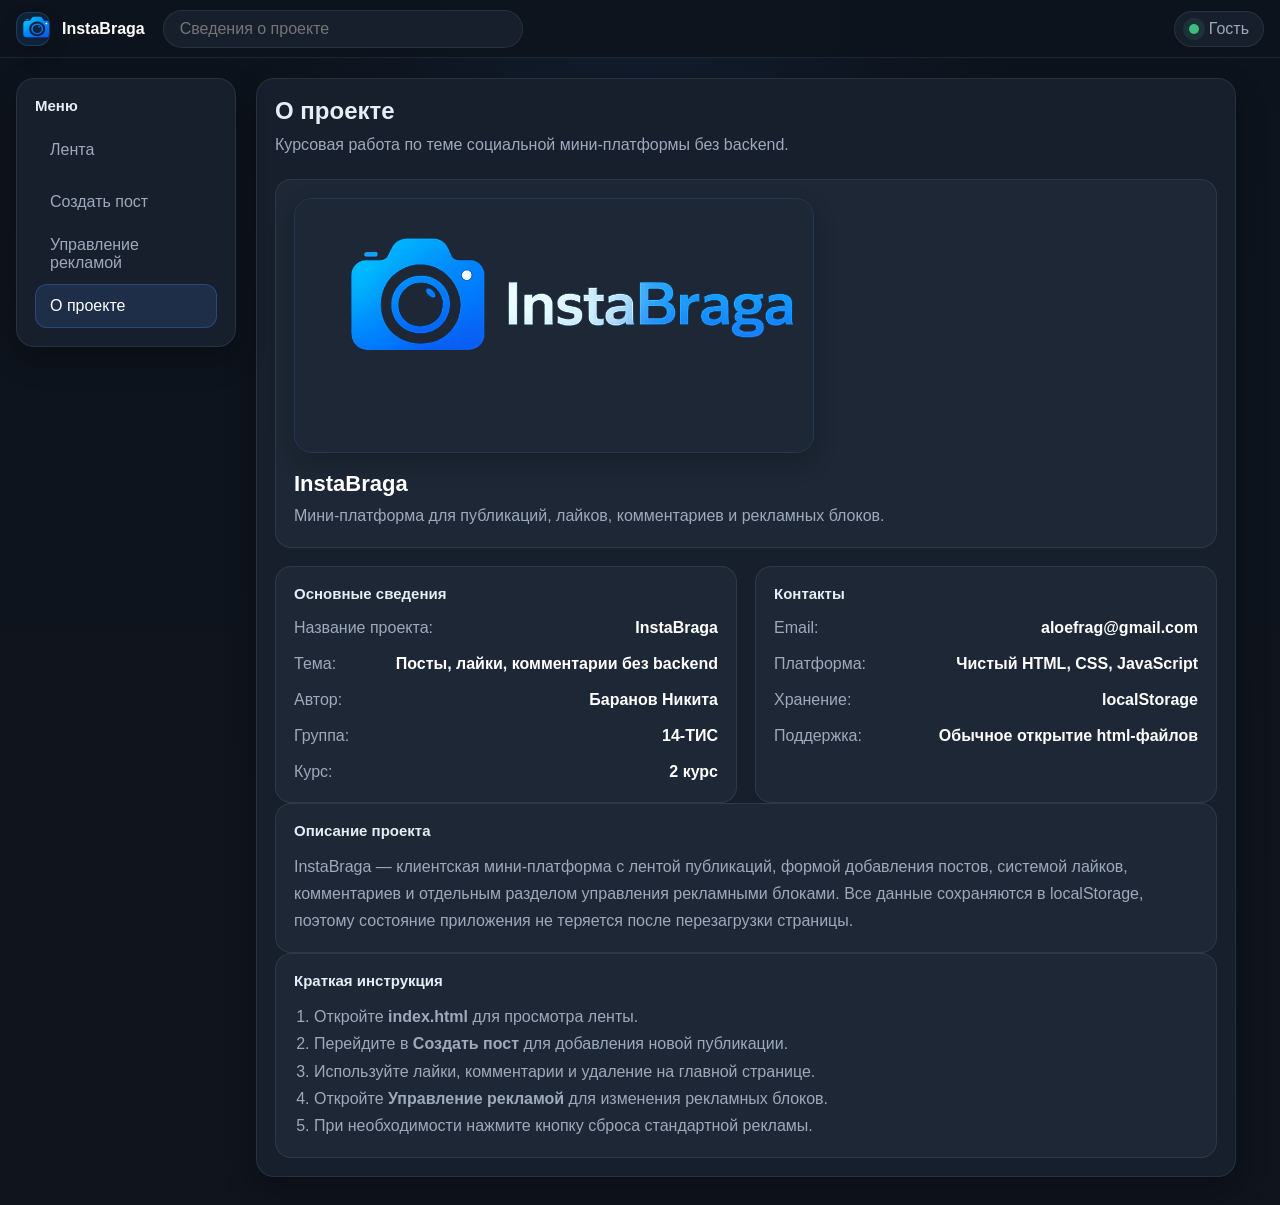
<file: CourseWork/about.html>
<!DOCTYPE html>
<html lang="ru">
<head>
    <meta charset="UTF-8">
    <meta name="viewport" content="width=device-width, initial-scale=1.0">
    <title>InstaBraga — О проекте</title>
    <link rel="stylesheet" href="css/style.css">
    <link rel="stylesheet" href="css/animations.css">
    <link rel="icon" type="image/png" href="assets/logo-icon.png">
</head>
<body class="page-preload">
    <header class="topbar">
        <div class="topbar-inner">
            <div class="topbar-left">
                <a href="index.html" class="brand">
                    <span class="brand-mark brand-mark-image">
                        <img src="assets/logo-icon.png" alt="Логотип InstaBraga" class="brand-logo">
                    </span>
                    <span class="brand-text">InstaBraga</span>
                </a>

                <div class="topbar-search">
                    <input type="text" placeholder="Сведения о проекте" readonly>
                </div>
            </div>

            <div class="topbar-user">
                <span class="user-dot"></span>
                <span>Гость</span>
            </div>
        </div>
    </header>

    <main class="app-layout app-layout-wide">
        <aside class="sidebar">
            <div class="panel menu-card">
                <div class="menu-title">Меню</div>

                <ul class="left-menu">
                    <li><a class="menu-link" href="index.html">Лента</a></li>
                    <li><a class="menu-link" href="form.html">Создать пост</a></li>
                    <li><a class="menu-link" href="ads.html">Управление рекламой</a></li>
                    <li><a class="menu-link active" href="about.html">О проекте</a></li>
                </ul>
            </div>
        </aside>

        <section class="content-column content-column-wide">
            <div class="panel about-card">
                <div class="page-head">
                    <h1 class="page-title">О проекте</h1>
                    <p class="page-subtitle">Курсовая работа по теме социальной мини-платформы без backend.</p>
                </div>

                <div class="page-logo-card">
                    <img src="assets/logo-banner.png" alt="Логотип InstaBraga" class="page-logo-banner">
                    <div class="page-logo-content">
                        <div class="page-logo-title">InstaBraga</div>
                        <div class="page-logo-subtitle">Мини-платформа для публикаций, лайков, комментариев и рекламных блоков.</div>
                    </div>
                </div>

                <div class="about-grid">
                    <div class="info-block">
                        <h2 class="card-title">Основные сведения</h2>
                        <div class="info-list">
                            <div class="info-row"><span>Название проекта:</span><strong>InstaBraga</strong></div>
                            <div class="info-row"><span>Тема:</span><strong>Посты, лайки, комментарии без backend</strong></div>
                            <div class="info-row"><span>Автор:</span><strong>Баранов Никита</strong></div>
                            <div class="info-row"><span>Группа:</span><strong>14-ТИС</strong></div>
                            <div class="info-row"><span>Курс:</span><strong>2 курс</strong></div>
                        </div>
                    </div>

                    <div class="info-block">
                        <h2 class="card-title">Контакты</h2>
                        <div class="info-list">
                            <div class="info-row"><span>Email:</span><strong>aloefrag@gmail.com</strong></div>
                            <div class="info-row"><span>Платформа:</span><strong>Чистый HTML, CSS, JavaScript</strong></div>
                            <div class="info-row"><span>Хранение:</span><strong>localStorage</strong></div>
                            <div class="info-row"><span>Поддержка:</span><strong>Обычное открытие html-файлов</strong></div>
                        </div>
                    </div>
                </div>

                <div class="info-block">
                    <h2 class="card-title">Описание проекта</h2>
                    <p class="about-text">
                        InstaBraga — клиентская мини-платформа с лентой публикаций, формой добавления постов,
                        системой лайков, комментариев и отдельным разделом управления рекламными блоками.
                        Все данные сохраняются в localStorage, поэтому состояние приложения не теряется после перезагрузки страницы.
                    </p>
                </div>

                <div class="info-block">
                    <h2 class="card-title">Краткая инструкция</h2>
                    <ol class="instruction-list">
                        <li>Откройте <strong>index.html</strong> для просмотра ленты.</li>
                        <li>Перейдите в <strong>Создать пост</strong> для добавления новой публикации.</li>
                        <li>Используйте лайки, комментарии и удаление на главной странице.</li>
                        <li>Откройте <strong>Управление рекламой</strong> для изменения рекламных блоков.</li>
                        <li>При необходимости нажмите кнопку сброса стандартной рекламы.</li>
                    </ol>
                </div>
            </div>
        </section>
    </main>

    <script src="js/utils.js"></script>
</body>
</html>
</file>
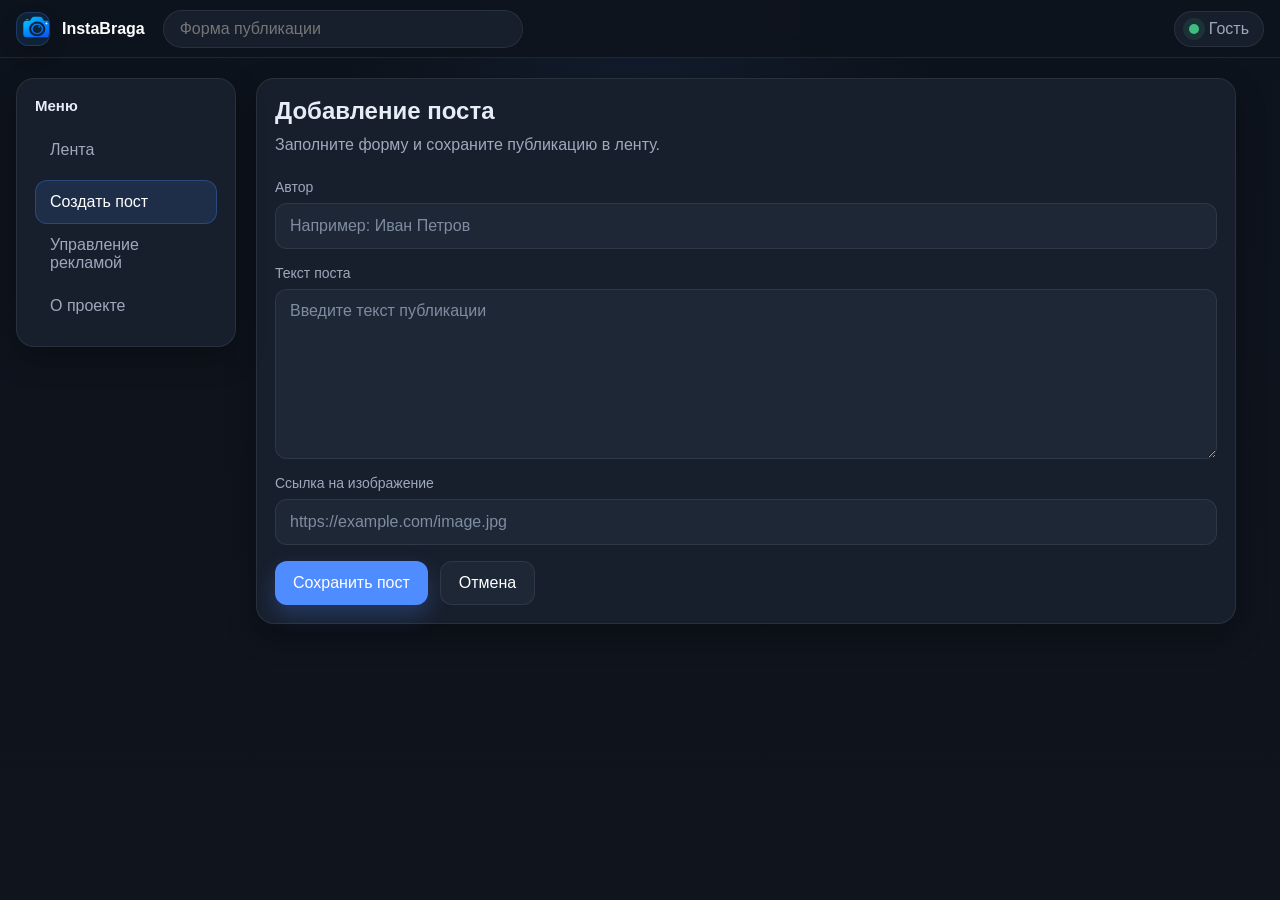
<file: CourseWork/form.html>
<!DOCTYPE html>
<html lang="ru">
<head>
    <meta charset="UTF-8">
    <meta name="viewport" content="width=device-width, initial-scale=1.0">
    <title>InstaBraga — Создать пост</title>
    <link rel="stylesheet" href="css/style.css">
    <link rel="stylesheet" href="css/animations.css">
    <link rel="icon" type="image/png" href="assets/logo-icon.png">
</head>
<body class="page-preload">
    <header class="topbar">
        <div class="topbar-inner">
            <div class="topbar-left">
                <a href="index.html" class="brand">
                    <span class="brand-mark brand-mark-image">
                        <img src="assets/logo-icon.png" alt="Логотип InstaBraga" class="brand-logo">
                    </span>
                    <span class="brand-text">InstaBraga</span>
                </a>

                <div class="topbar-search">
                    <input type="text" placeholder="Форма публикации" readonly>
                </div>
            </div>

            <div class="topbar-user">
                <span class="user-dot"></span>
                <span>Гость</span>
            </div>
        </div>
    </header>

    <main class="app-layout app-layout-wide">
        <aside class="sidebar">
            <div class="panel menu-card">
                <div class="menu-title">Меню</div>

                <ul class="left-menu">
                    <li><a class="menu-link" href="index.html">Лента</a></li>
                    <li><a class="menu-link active" href="form.html">Создать пост</a></li>
                    <li><a class="menu-link" href="ads.html">Управление рекламой</a></li>
                    <li><a class="menu-link" href="about.html">О проекте</a></li>
                </ul>
            </div>
        </aside>

        <section class="content-column content-column-wide">
            <div class="panel form-card">
                <div class="page-head">
                    <h1 class="page-title">Добавление поста</h1>
                    <p class="page-subtitle">Заполните форму и сохраните публикацию в ленту.</p>
                </div>

                <form id="post-form" class="post-form">
                    <div class="field-group">
                        <label for="author">Автор</label>
                        <input
                            id="author"
                            name="author"
                            type="text"
                            class="form-control"
                            placeholder="Например: Иван Петров"
                        >
                    </div>

                    <div class="field-group">
                        <label for="content">Текст поста</label>
                        <textarea
                            id="content"
                            name="content"
                            class="form-control form-textarea"
                            placeholder="Введите текст публикации"
                        ></textarea>
                    </div>

                    <div class="field-group">
                        <label for="image">Ссылка на изображение</label>
                        <input
                            id="image"
                            name="image"
                            type="text"
                            class="form-control"
                            placeholder="https://example.com/image.jpg"
                        >
                    </div>

                    <div class="actions-row">
                        <button type="submit" class="primary-btn">Сохранить пост</button>
                        <a href="index.html" class="secondary-btn">Отмена</a>
                    </div>
                </form>
            </div>
        </section>
    </main>

    <script src="js/storage.js"></script>
    <script src="js/utils.js"></script>
    <script src="js/form.js"></script>
</body>
</html>
</file>
<file: CourseWork/css/style.css>
:root {
    --bg: #0f141d;
    --bg-soft: #111a27;
    --panel: #171f2c;
    --panel-2: #1d2735;
    --panel-3: #233042;
    --border: rgba(255, 255, 255, 0.08);
    --text: #e6edf7;
    --text-soft: #9ea9bc;
    --accent: #4e8cff;
    --accent-soft: rgba(78, 140, 255, 0.14);
    --danger: #ff6b7a;
    --success: #3ebd7f;
    --shadow: 0 12px 30px rgba(0, 0, 0, 0.28);
    --radius: 18px;
}

* {
    box-sizing: border-box;
}

html {
    scroll-behavior: smooth;
    overflow-x: hidden;
}

body {
    margin: 0;
    color: var(--text);
    background:
        radial-gradient(circle at top, rgba(78, 140, 255, 0.08), transparent 28%),
        linear-gradient(180deg, #0d131c 0%, #0f141d 100%);
    font-family: Arial, Helvetica, sans-serif;
    min-height: 100vh;
    width: 100%;
    overflow-x: hidden;
}

body.page-preload {
    opacity: 0;
}

body.page-ready {
    opacity: 1;
}

a {
    color: inherit;
    text-decoration: none;
}

button,
input,
textarea {
    font: inherit;
}

img {
    display: block;
    max-width: 100%;
}

.topbar-inner,
.topbar-left,
.app-layout,
.content-column,
.feed,
.post-card,
.post-header,
.post-author-box,
.post-meta,
.post-actions,
.comment-form,
.comments-panel,
.rightbar,
.about-grid,
.ads-grid,
.preview-grid,
.info-block {
    min-width: 0;
}

.post-text,
.comment-text,
.ad-text,
.widget-text,
.info-row,
.info-row strong {
    overflow-wrap: anywhere;
}

.topbar {
    position: sticky;
    top: 0;
    z-index: 100;
    height: 58px;
    background: rgba(14, 20, 29, 0.88);
    backdrop-filter: blur(10px);
    border-bottom: 1px solid var(--border);
}

.topbar-inner {
    width: min(1400px, calc(100% - 32px));
    height: 100%;
    margin: 0 auto;
    display: flex;
    align-items: center;
    justify-content: space-between;
    gap: 20px;
}

.topbar-left {
    display: flex;
    align-items: center;
    gap: 18px;
    min-width: 0;
}

.brand {
    display: inline-flex;
    align-items: center;
    gap: 12px;
    flex-shrink: 0;
}

.brand-mark {
    width: 34px;
    height: 34px;
    border-radius: 12px;
    background: linear-gradient(135deg, #4e8cff, #6da4ff);
    color: #ffffff;
    font-weight: 700;
    display: inline-flex;
    align-items: center;
    justify-content: center;
    letter-spacing: 0.04em;
}

.brand-mark-image {
    padding: 0;
    overflow: hidden;
    border: 1px solid rgba(78, 140, 255, 0.22);
    box-shadow: 0 8px 18px rgba(0, 0, 0, 0.18);
    background: #102237;
}

.brand-logo {
    width: 100%;
    height: 100%;
    object-fit: cover;
    object-position: center;
    border-radius: inherit;
}

.brand-text {
    font-size: 16px;
    font-weight: 700;
    color: #ffffff;
}

.topbar-search {
    min-width: 0;
    width: min(360px, 45vw);
}

.topbar-search input {
    width: 100%;
    height: 38px;
    border: 1px solid var(--border);
    border-radius: 999px;
    background: var(--panel);
    color: var(--text);
    padding: 0 16px;
    outline: none;
}

.topbar-user {
    display: inline-flex;
    align-items: center;
    gap: 10px;
    padding: 8px 14px;
    background: var(--panel);
    border: 1px solid var(--border);
    border-radius: 999px;
    color: var(--text-soft);
    white-space: nowrap;
}

.user-dot {
    width: 10px;
    height: 10px;
    border-radius: 50%;
    background: var(--success);
    box-shadow: 0 0 0 6px rgba(62, 189, 127, 0.12);
}

.app-layout {
    width: min(1400px, calc(100% - 32px));
    margin: 20px auto 28px;
    display: grid;
    grid-template-columns: 220px minmax(0, 1fr) 290px;
    gap: 20px;
    align-items: start;
}

.app-layout-wide {
    grid-template-columns: 220px minmax(0, 1fr);
}

.sidebar {
    position: sticky;
    top: 78px;
    align-self: start;
}

.rightbar {
    position: sticky;
    top: 78px;
    align-self: start;
    display: flex;
    flex-direction: column;
    gap: 20px;
}

.rightbar-single {
    gap: 0;
}

.content-column {
    min-width: 0;
}

.content-column-wide {
    max-width: 980px;
}

.panel {
    background: var(--panel);
    border: 1px solid var(--border);
    border-radius: var(--radius);
    box-shadow: var(--shadow);
}

.menu-card,
.widget-card,
.form-card,
.about-card,
.ads-card,
.inner-card,
.create-post-banner,
.post-card {
    padding: 18px;
}

.menu-title,
.widget-title,
.card-title {
    margin: 0 0 14px;
    font-size: 15px;
    font-weight: 700;
}

.left-menu {
    list-style: none;
    margin: 0;
    padding: 0;
    display: flex;
    flex-direction: column;
    gap: 8px;
}

.menu-link {
    display: flex;
    align-items: center;
    min-height: 44px;
    padding: 0 14px;
    border-radius: 12px;
    color: var(--text-soft);
    background: transparent;
    border: 1px solid transparent;
}

.menu-link.active {
    color: #ffffff;
    background: var(--accent-soft);
    border-color: rgba(78, 140, 255, 0.28);
}

.widget-list {
    list-style: none;
    padding: 0;
    margin: 0;
    display: grid;
    gap: 12px;
}

.widget-list li a,
.widget-list li {
    color: var(--text-soft);
    line-height: 1.45;
}

.widget-text {
    margin: 0;
    color: var(--text-soft);
    line-height: 1.55;
}

.create-post-banner {
    display: flex;
    align-items: center;
    justify-content: space-between;
    gap: 18px;
    margin-bottom: 20px;
}

.section-title,
.page-title {
    margin: 0 0 8px;
    font-size: 24px;
    line-height: 1.15;
}

.section-subtitle,
.page-subtitle {
    margin: 0;
    color: var(--text-soft);
    line-height: 1.5;
}

.search-status {
    margin: 10px 0 0;
    color: #90b3ff;
    font-size: 14px;
}

.page-head {
    margin-bottom: 22px;
}

.page-logo-card {
    display: flex;
    flex-direction: column;
    align-items: flex-start;
    gap: 18px;
    margin-bottom: 18px;
    padding: 18px;
    background: var(--panel-2);
    border: 1px solid var(--border);
    border-radius: 16px;
}

.page-logo-banner {
    width: 100%;
    max-width: 520px;
    border-radius: 18px;
    object-fit: cover;
    box-shadow: 0 10px 24px rgba(0, 0, 0, 0.2);
    border: 1px solid rgba(78, 140, 255, 0.14);
}

.page-logo-title {
    font-size: 22px;
    font-weight: 700;
    color: #ffffff;
    margin-bottom: 6px;
}

.page-logo-subtitle {
    color: var(--text-soft);
    line-height: 1.6;
}

.feed {
    display: flex;
    flex-direction: column;
    gap: 18px;
}

.post-card {
    overflow: hidden;
}

.post-header {
    display: flex;
    align-items: flex-start;
    justify-content: space-between;
    gap: 12px;
}

.post-author-box {
    display: flex;
    align-items: center;
    gap: 12px;
    min-width: 0;
}

.avatar {
    width: 48px;
    height: 48px;
    border-radius: 50%;
    background: linear-gradient(135deg, #315b9d, #507dd4);
    color: #ffffff;
    font-size: 15px;
    font-weight: 700;
    display: inline-flex;
    align-items: center;
    justify-content: center;
    flex-shrink: 0;
}

.post-meta {
    min-width: 0;
}

.post-author {
    margin: 0 0 4px;
    font-size: 16px;
    font-weight: 700;
    color: #ffffff;
    word-break: break-word;
}

.post-date {
    margin: 0;
    font-size: 13px;
    color: var(--text-soft);
}

.delete-btn {
    margin-left: auto;
}

.post-text {
    margin: 16px 0 0;
    line-height: 1.65;
    color: #edf3fc;
    word-break: break-word;
}

.text-block {
    white-space: pre-line;
}

.post-image,
.ad-image {
    margin-top: 16px;
    border-radius: 16px;
    overflow: hidden;
    border: 1px solid var(--border);
    background: var(--panel-2);
}

.post-image img,
.ad-image img {
    width: 100%;
    height: auto;
    object-fit: cover;
}

.post-actions {
    display: flex;
    align-items: center;
    flex-wrap: wrap;
    gap: 10px;
    margin-top: 16px;
    padding-top: 16px;
    border-top: 1px solid var(--border);
}

.action-btn,
.primary-btn,
.secondary-btn,
.small-btn {
    border: none;
    border-radius: 12px;
    cursor: pointer;
    display: inline-flex;
    align-items: center;
    justify-content: center;
    gap: 8px;
    white-space: nowrap;
}

.action-btn {
    min-height: 42px;
    padding: 0 14px;
    background: var(--panel-2);
    color: var(--text-soft);
    border: 1px solid var(--border);
}

.action-btn.liked {
    color: #ffffff;
    background: rgba(255, 90, 115, 0.14);
    border-color: rgba(255, 90, 115, 0.28);
}

.action-icon {
    font-size: 15px;
    line-height: 1;
}

.action-count {
    min-width: 26px;
    padding: 2px 8px;
    border-radius: 999px;
    background: rgba(255, 255, 255, 0.06);
    color: inherit;
    text-align: center;
}

.primary-btn,
.secondary-btn,
.small-btn {
    min-height: 44px;
    padding: 0 18px;
}

.primary-btn {
    background: var(--accent);
    color: #ffffff;
    box-shadow: 0 10px 22px rgba(78, 140, 255, 0.25);
}

.secondary-btn {
    background: var(--panel-2);
    color: #ffffff;
    border: 1px solid var(--border);
}

.small-btn {
    min-height: 40px;
    background: var(--panel-3);
    color: #ffffff;
    border: 1px solid var(--border);
}

.comment-toggle.open {
    color: #ffffff;
    background: var(--accent-soft);
    border-color: rgba(78, 140, 255, 0.25);
}

.comments-panel {
    max-height: 0;
    opacity: 0;
    overflow: hidden;
    margin-top: 0;
}

.comments-panel.open {
    max-height: 560px;
    opacity: 1;
    margin-top: 16px;
}

.comments-list {
    display: grid;
    gap: 10px;
}

.comment-item,
.comment-empty {
    background: var(--panel-2);
    border: 1px solid var(--border);
    border-radius: 14px;
    padding: 12px 14px;
}

.comment-author {
    margin: 0 0 6px;
    font-size: 14px;
    font-weight: 700;
    color: #ffffff;
}

.comment-date {
    display: block;
    font-size: 12px;
    color: var(--text-soft);
    margin-bottom: 8px;
}

.comment-text,
.comment-empty {
    color: var(--text-soft);
    line-height: 1.5;
}

.comment-form {
    margin-top: 12px;
    display: flex;
    gap: 10px;
}

.comment-input,
.form-control {
    width: 100%;
    border-radius: 12px;
    border: 1px solid var(--border);
    background: var(--panel-2);
    color: #ffffff;
    outline: none;
}

.comment-input {
    min-height: 40px;
    padding: 0 14px;
}

.form-control {
    min-height: 46px;
    padding: 12px 14px;
}

.form-textarea {
    min-height: 170px;
    resize: vertical;
}

.small-textarea {
    min-height: 140px;
}

.field-group {
    display: grid;
    gap: 8px;
    margin-bottom: 16px;
}

.field-group label {
    color: var(--text-soft);
    font-size: 14px;
}

.actions-row {
    display: flex;
    align-items: center;
    flex-wrap: wrap;
    gap: 12px;
}

.top-space {
    margin-top: 18px;
}

.post-form,
.ad-form {
    display: block;
}

.about-grid,
.ads-grid,
.preview-grid {
    display: grid;
    grid-template-columns: repeat(2, minmax(0, 1fr));
    gap: 18px;
}

.info-block {
    background: var(--panel-2);
    border: 1px solid var(--border);
    border-radius: 16px;
    padding: 18px;
}

.info-list {
    display: grid;
    gap: 12px;
}

.info-row {
    display: flex;
    justify-content: space-between;
    gap: 12px;
    line-height: 1.5;
    color: var(--text-soft);
}

.info-row strong {
    color: #ffffff;
    text-align: right;
}

.about-text {
    margin: 0;
    color: var(--text-soft);
    line-height: 1.7;
}

.instruction-list {
    margin: 0;
    padding-left: 20px;
    color: var(--text-soft);
    line-height: 1.7;
}

.status-text {
    min-height: 24px;
    margin-bottom: 18px;
    color: #90b3ff;
    font-size: 14px;
}

.inner-card {
    padding: 18px;
}

.ad-marker {
    display: inline-flex;
    align-items: center;
    min-height: 26px;
    padding: 0 10px;
    border-radius: 999px;
    background: rgba(255, 196, 72, 0.14);
    border: 1px solid rgba(255, 196, 72, 0.2);
    color: #ffd275;
    font-size: 12px;
    font-weight: 700;
    letter-spacing: 0.02em;
}

.ad-header {
    display: flex;
    align-items: center;
    justify-content: space-between;
    gap: 12px;
}

.ad-title {
    margin: 14px 0 10px;
    font-size: 18px;
    font-weight: 700;
    color: #ffffff;
}

.ad-text {
    margin: 0;
    color: var(--text-soft);
    line-height: 1.6;
}

.ad-button {
    margin-top: 16px;
    display: inline-flex;
    align-items: center;
    justify-content: center;
    min-height: 42px;
    padding: 0 16px;
    border-radius: 12px;
    background: var(--accent);
    color: #ffffff;
    box-shadow: 0 10px 20px rgba(78, 140, 255, 0.22);
}

.rightbar-single .widget-card {
    padding: 16px;
}

.feed-ad-card {
    background: linear-gradient(180deg, rgba(27, 38, 54, 0.96), rgba(22, 31, 44, 0.96));
}

.side-ad-card .ad-title {
    font-size: 17px;
}

.empty-state {
    padding: 26px;
    text-align: center;
}

.empty-state-title {
    margin: 0 0 10px;
    font-size: 20px;
}

.empty-state-text {
    margin: 0 0 18px;
    color: var(--text-soft);
    line-height: 1.6;
}

.hidden {
    display: none;
}

.form-control::placeholder,
.comment-input::placeholder {
    color: #7f8ca1;
}

.form-control:focus,
.comment-input:focus,
.topbar-search input:focus {
    border-color: rgba(78, 140, 255, 0.48);
    box-shadow: 0 0 0 3px rgba(78, 140, 255, 0.14);
}

@media (max-width: 1100px) {
    .app-layout {
        grid-template-columns: 210px minmax(0, 1fr);
    }

    .rightbar {
        position: static;
        grid-column: 1 / -1;
        display: grid;
        grid-template-columns: repeat(2, minmax(0, 1fr));
        align-self: stretch;
    }

    .about-grid,
    .ads-grid,
    .preview-grid {
        grid-template-columns: 1fr;
    }
}

@media (max-width: 860px) {
    .topbar-inner,
    .app-layout {
        width: calc(100% - 20px);
    }

    .app-layout,
    .app-layout-wide {
        grid-template-columns: 1fr;
        gap: 16px;
    }

    .sidebar,
    .rightbar {
        position: static;
    }

    .left-menu {
        flex-direction: column;
        overflow: visible;
        padding-bottom: 0;
    }

    .left-menu li {
        min-width: 0;
    }

    .create-post-banner,
    .post-header,
    .comment-form,
    .actions-row {
        flex-direction: column;
        align-items: stretch;
    }

    .delete-btn {
        margin-left: 0;
    }

    .rightbar {
        display: grid;
        grid-template-columns: 1fr;
    }

    .topbar-search {
        width: min(230px, 44vw);
    }

    .about-grid,
    .ads-grid,
    .preview-grid,
    .info-row {
        grid-template-columns: 1fr;
        flex-direction: column;
    }

    .info-row strong {
        text-align: left;
    }

    .content-column-wide {
        max-width: none;
    }
}

@media (max-width: 560px) {
    .topbar {
        height: auto;
        padding: 10px 0;
    }

    .topbar-inner {
        flex-direction: column;
        align-items: stretch;
        gap: 12px;
    }

    .topbar-left {
        flex-direction: column;
        align-items: stretch;
        justify-content: flex-start;
        gap: 12px;
    }

    .topbar-user {
        align-self: flex-start;
    }

    .topbar-search,
    .brand {
        width: 100%;
    }

    .topbar-search input {
        min-width: 0;
        width: 100%;
    }

    .brand-text {
        font-size: 15px;
    }

    .page-logo-card {
        flex-direction: column;
        align-items: flex-start;
    }

    .page-logo-image {
        width: 64px;
        height: 64px;
    }

    .section-title,
    .page-title {
        font-size: 21px;
    }

    .menu-card,
    .widget-card,
    .form-card,
    .about-card,
    .ads-card,
    .inner-card,
    .create-post-banner,
    .post-card {
        padding: 16px;
    }

    .post-actions {
        gap: 8px;
    }

    .action-btn,
    .primary-btn,
    .secondary-btn,
    .small-btn,
    .ad-button,
    .comment-form .small-btn,
    .actions-row .primary-btn,
    .actions-row .secondary-btn {
        width: 100%;
        white-space: normal;
    }
}
</file>
<file: CourseWork/css/animations.css>
body {
    transition: opacity 0.35s ease;
}

.menu-link,
.action-btn,
.primary-btn,
.secondary-btn,
.small-btn,
.post-card,
.widget-card,
.form-card,
.about-card,
.ads-card,
.inner-card,
.form-control,
.comment-input,
.ad-button,
.topbar-search input {
    transition:
        transform 0.22s ease,
        background-color 0.22s ease,
        border-color 0.22s ease,
        box-shadow 0.22s ease,
        opacity 0.22s ease,
        color 0.22s ease;
}

.menu-link:hover,
.action-btn:hover,
.primary-btn:hover,
.secondary-btn:hover,
.small-btn:hover,
.ad-button:hover {
    transform: translateY(-1px);
}

.post-card:hover,
.widget-card:hover,
.form-card:hover,
.about-card:hover,
.ads-card:hover,
.inner-card:hover {
    transform: translateY(-2px);
}

.primary-btn:hover,
.ad-button:hover {
    box-shadow: 0 14px 28px rgba(78, 140, 255, 0.28);
}

.action-btn.like-btn.liked .action-icon {
    animation: like-pop 0.34s ease;
}

.comments-panel {
    transition: max-height 0.28s ease, opacity 0.24s ease, margin-top 0.24s ease;
}

.post-image img,
.ad-image img {
    transition: transform 0.35s ease;
}

.post-card:hover .post-image img,
.feed-ad-card:hover .post-image img,
.side-ad-card:hover .ad-image img {
    transform: scale(1.03);
}

@keyframes like-pop {
    0% {
        transform: scale(1);
    }
    40% {
        transform: scale(1.28);
    }
    100% {
        transform: scale(1);
    }
}
</file>
